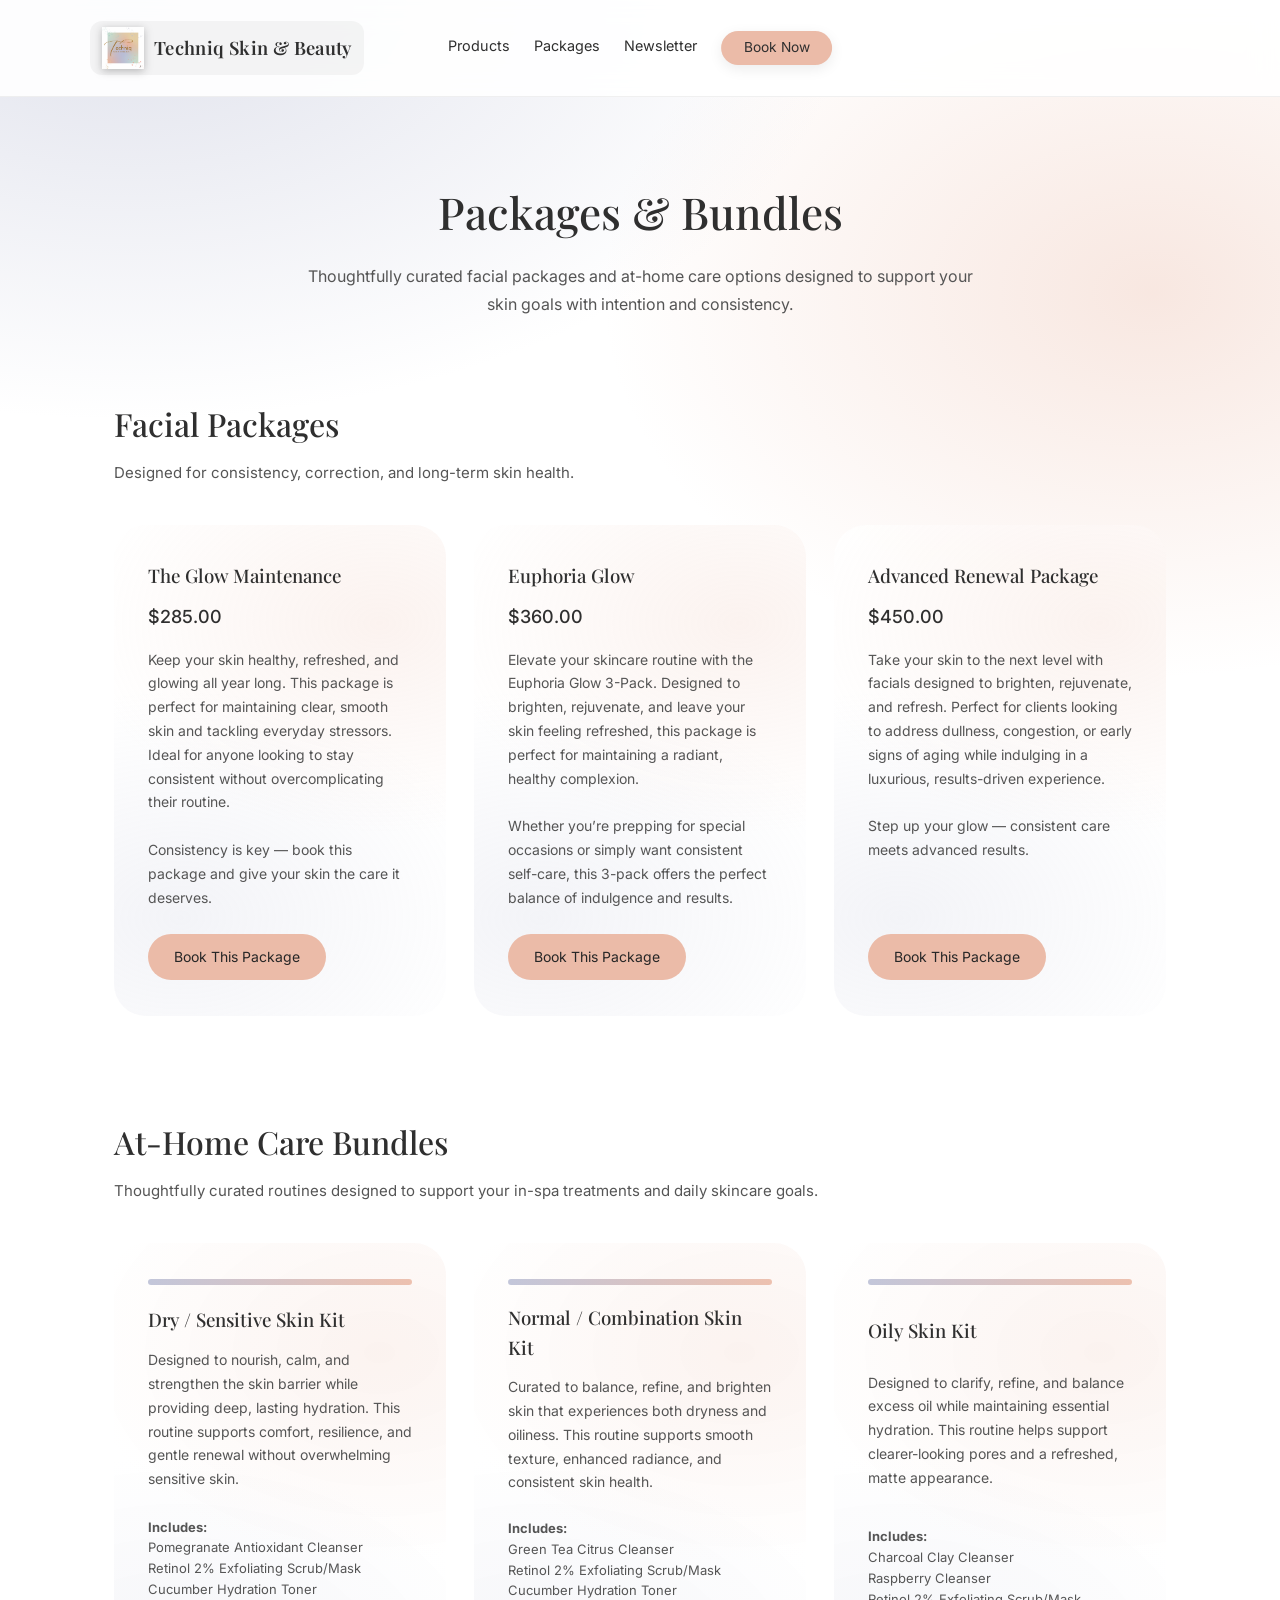
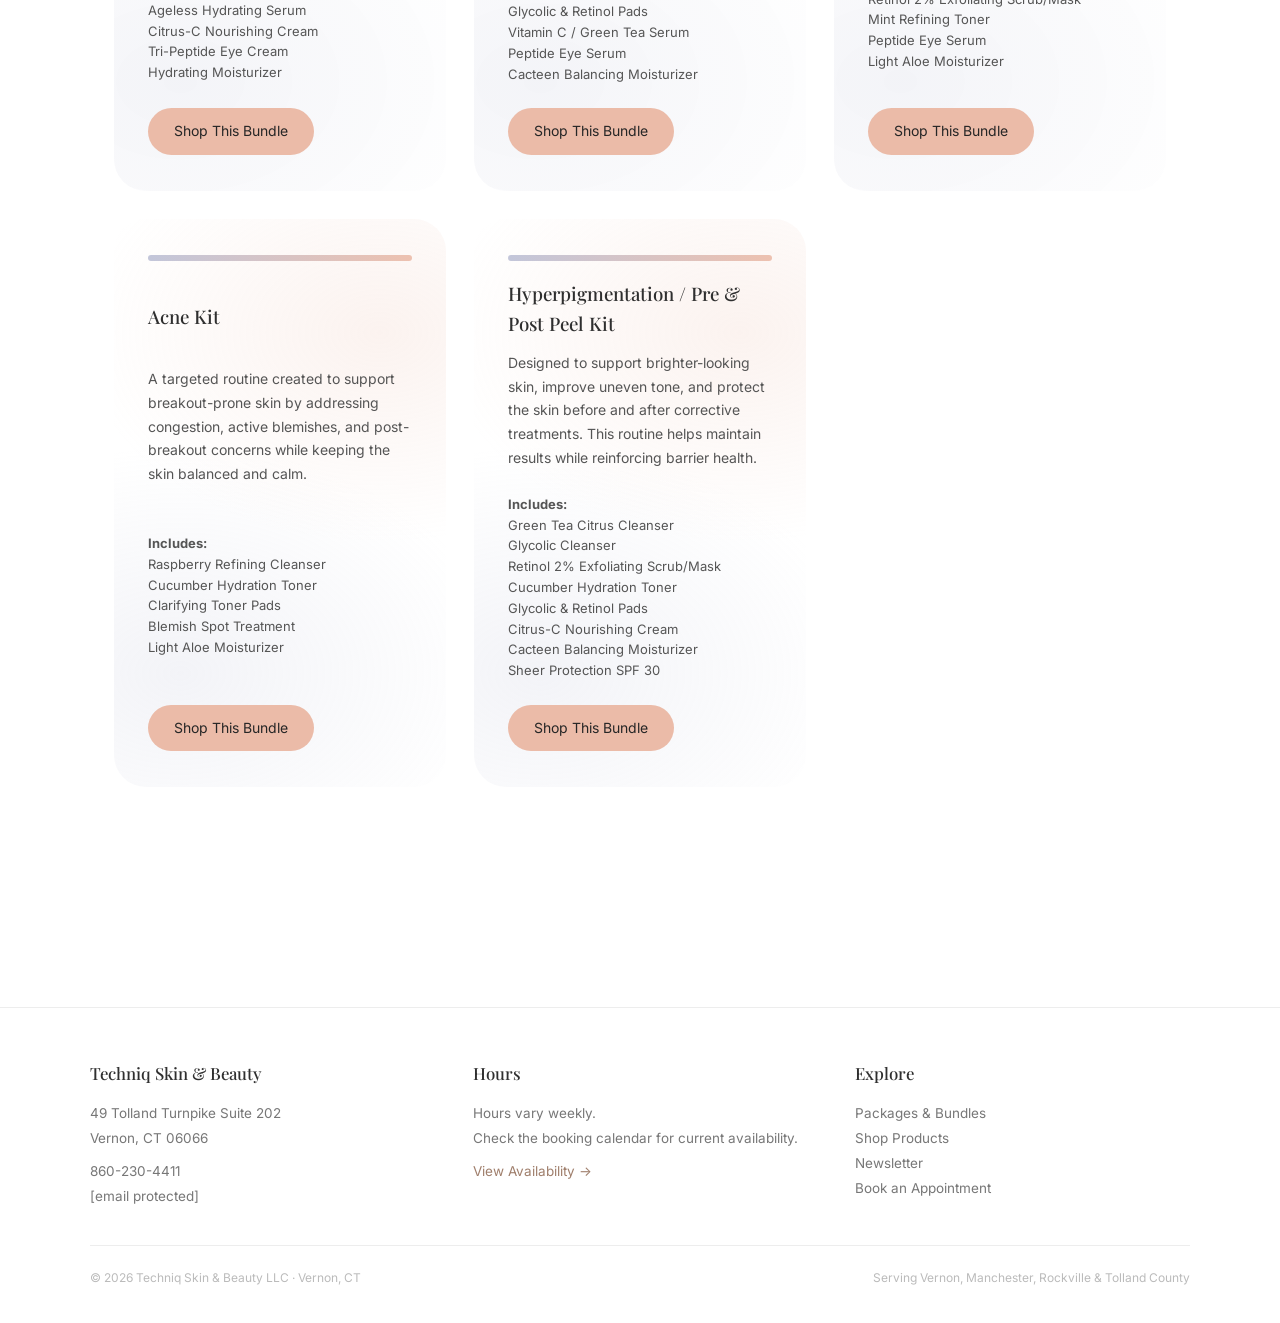
<file: Packages.html>
<!DOCTYPE html>
<html lang="en">
<head>
  <meta charset="UTF-8" />
  <meta name="viewport" content="width=device-width, initial-scale=1.0" />
  <title>Packages & Bundles | Techniq Skin & Beauty</title>

  <link rel="stylesheet" href="styles.css" />

  <!-- Fonts -->
  <link rel="preconnect" href="https://fonts.googleapis.com">
  <link rel="preconnect" href="https://fonts.gstatic.com" crossorigin>
  <link href="https://fonts.googleapis.com/css2?family=Playfair+Display:wght@400;500&family=Inter:wght@300;400;500&display=swap" rel="stylesheet">

  <style>
/* ── NAV ── */
.header {
  padding: 1rem 2.5rem;
  background: rgba(255,255,255,0.9);
  backdrop-filter: blur(14px);
  -webkit-backdrop-filter: blur(14px);
  position: sticky;
  top: 0;
  z-index: 100;
  border-bottom: 1px solid rgba(0,0,0,0.06);
}

.nav {
  display: flex;
  flex-wrap: nowrap;
  align-items: center;
  max-width: 1100px;
  margin: 0 auto;
  position: relative;
  min-height: 64px;
}

.brand {
  display: flex;
  align-items: center;
  gap: 10px;
  padding: 6px 12px;
  border-radius: 12px;
  background: rgba(0,0,0,0.04);
  transition: all 0.25s ease;
  flex-shrink: 1;
  min-width: 0;
}

.brand img {
  height: 42px;
  width: auto;
  display: block;
  filter: drop-shadow(0 2px 4px rgba(0,0,0,0.25));
}

.brand:hover {
  background: rgba(0,0,0,0.06);
  transform: translateY(-1px);
}

.brand,
.brand:hover,
.brand:visited {
  text-decoration: none;
  color: inherit;
}

.brand {
  cursor: pointer;
}

.brand:active {
  transform: scale(0.98);
}

.nav-brand-text {
  font-family: 'Playfair Display', serif;
  font-weight: 600;
  font-size: 1.15rem;
  letter-spacing: 0.02em;
  color: #2f2f2f;
  white-space: nowrap;
}

.nav-center {
  position: absolute;
  left: 50%;
  transform: translateX(-50%);
  display: flex;
  gap: 24px;
  align-items: center;
}

.nav-link {
  position: relative;
  text-decoration: none;
  font-family: 'Inter', sans-serif;
  font-size: 0.9rem;
  color: #2f2f2f;
  padding-bottom: 4px;
}

.nav-link::after {
  content: '';
  position: absolute;
  left: 0;
  bottom: 0;
  width: 0%;
  height: 1.5px;
  background: #9f7e6b;
  transition: width 0.25s ease;
}

.nav-link:hover::after {
  width: 100%;
}

/* ── HAMBURGER ── */
.hamburger {
  flex-shrink: 0;
  display: none;
  margin-left: auto;
  flex-direction: column;
  gap: 5px;
  background: none;
  border: none;
  cursor: pointer;
  padding: 6px;
  z-index: 200;
  width: 42px;
  height: 42px;
  align-items: center;
  justify-content: center;
}

.hamburger span {
  display: block;
  width: 24px;
  height: 2px;
  background: #2f2f2f;
  border-radius: 2px;
  transition: all 0.3s ease;
}

.hamburger.open span:nth-child(1) {
  transform: translateY(7px) rotate(45deg);
}

.hamburger.open span:nth-child(2) {
  opacity: 0;
}

.hamburger.open span:nth-child(3) {
  transform: translateY(-7px) rotate(-45deg);
}

.mobile-menu {
  display: none;
  position: fixed;
  top: 0;
  left: 0;
  right: 0;
  bottom: 0;
  background: rgba(255,255,255,0.97);
  backdrop-filter: blur(12px);
  -webkit-backdrop-filter: blur(12px);
  z-index: 150;
  flex-direction: column;
  align-items: center;
  justify-content: center;
  gap: 20px;
  padding: 40px 32px;
}

.mobile-menu.open {
  display: flex;
}

.mobile-menu a {
  font-family: 'Playfair Display', serif;
  font-size: 1.6rem;
  font-weight: 400;
  color: #2f2f2f;
  text-decoration: none;
  padding: 10px 0;
  border-bottom: 1px solid rgba(0,0,0,0.07);
  width: 100%;
  text-align: center;
  transition: color 0.2s ease;
}

.mobile-menu a:hover {
  color: #9f7e6b;
}

.mobile-menu .mobile-book {
  margin-top: 10px;
  background: #EBBBA8;
  border-radius: 30px;
  padding: 14px 36px;
  font-size: 1rem;
  border-bottom: none;
  font-family: 'Inter', sans-serif;
}

/* ── MOBILE ── */
@media (max-width: 700px) {
  .header {
    padding: 0.75rem 1rem;
  }

  .nav {
    min-height: 52px;
    flex-wrap: nowrap;
    justify-content: space-between;
  }

  .brand {
    flex: 1 1 auto;
    min-width: 0;
    max-width: calc(100% - 52px);
    padding: 5px 10px;
  }

  .brand img {
    height: 34px;
    flex-shrink: 0;
  }

  .nav-brand-text {
    font-size: 0.95rem;
    white-space: nowrap;
    overflow: hidden;
    text-overflow: ellipsis;
    min-width: 0;
  }

  .nav-center {
    display: none;
  }

  .hamburger {
    display: flex;
    flex-shrink: 0;
    margin-left: 8px;
  }
}

.btn-primary,
.btn-secondary {
  display: inline-flex;
  align-items: center;
  justify-content: center;
  text-decoration: none;
  padding: 0.62rem 1.4rem;
  border-radius: 30px;
  font-size: 0.86rem;
  font-family: 'Inter', sans-serif;
  transition: transform 0.22s ease, box-shadow 0.22s ease, background-color 0.22s ease, color 0.22s ease, border-color 0.22s ease;
  white-space: nowrap;
  border: none;
  cursor: pointer;
}

.btn-primary {
  background: #EBBBA8;
  color: #2f2f2f;
  box-shadow: 0 4px 14px rgba(0,0,0,0.08);
}

.btn-primary:hover {
  background: #DFAE9A;
  transform: translateY(-1px);
  box-shadow: 0 6px 18px rgba(0,0,0,0.12);
}

.btn-secondary {
  background: #C8E1CF;
  color: #2f2f2f;
}

.btn-secondary:hover {
  background: #BDC6D7;
  transform: translateY(-1px);
}

    body {
      font-family: 'Inter', sans-serif;
      color: #2f2f2f;
      background:
        radial-gradient(1200px 600px at 10% 0%, rgba(188,192,214,0.4), transparent 60%),
        radial-gradient(900px 600px at 90% 10%, rgba(235,187,168,0.3), transparent 55%),
        #fff;
      min-height: 100vh;
      margin: 0;
    }

    .packages-page {
      max-width: 1100px;
      margin: 0 auto;
      padding: 80px 24px 120px;
    }

    .packages-hero {
      text-align: center;
      margin-bottom: 80px;
    }

    .packages-hero h1 {
      font-family: "Playfair Display", serif;
      font-weight: 500;
      font-size: 44px;
      margin-bottom: 16px;
    }

    .packages-hero p {
      max-width: 680px;
      margin: 0 auto;
      font-size: 16px;
      line-height: 1.7;
      color: #555;
    }

    .section {
      margin-bottom: 100px;
    }

    .section h2 {
      font-family: "Playfair Display", serif;
      font-weight: 500;
      font-size: 32px;
      margin-bottom: 12px;
    }

    .section .subtitle {
      font-size: 15px;
      color: #555;
      margin-bottom: 40px;
      max-width: 720px;
    }

    .card-grid {
      display: grid;
      grid-template-columns: repeat(3, 1fr);
      gap: 28px;
    }

    @media (max-width: 900px) {
      .card-grid {
        grid-template-columns: 1fr;
      }
    }

    .package-card {
      background:
        radial-gradient(
          500px 350px at 80% 20%,
          rgba(235,187,168,0.18),
          transparent 60%
        ),
        radial-gradient(
          500px 350px at 20% 80%,
          rgba(188,192,214,0.18),
          transparent 65%
        ),
        rgba(255,255,255,0.85);

      border-radius: 32px;
      padding: 36px 34px;
      display: flex;
      flex-direction: column;
      justify-content: space-between;
    }

    .package-card h3 {
      font-family: "Playfair Display", serif;
      font-weight: 500;
      margin-bottom: 12px;
    }

    .package-card .price {
      font-size: 18px;
      margin-bottom: 16px;
    }

    .package-card p {
      font-size: 14px;
      line-height: 1.7;
      color: #555;
      margin-bottom: 24px;
    }

    .package-card a {
      align-self: flex-start;
      padding: 12px 26px;
      border-radius: 999px;
      background: #EBBBA8;
      color: #262626;
      text-decoration: none;
      font-size: 14px;
    }
     /* ── FOOTER ── */
    footer {
      background: #fff; border-top: 1px solid rgba(0,0,0,0.07); padding: 52px 32px 36px;
    }
    .footer-inner {
      max-width: 1100px; margin: 0 auto;
      display: grid; grid-template-columns: 1fr 1fr 1fr; gap: 48px;
    }
    .footer-col h4 {
      font-family: 'Playfair Display', serif; font-size: 1.05rem;
      font-weight: 500; color: #2f2f2f; margin-bottom: 14px;
    }
    .footer-col p, .footer-col a {
      font-size: 13.5px; color: #777; line-height: 1.85; text-decoration: none; display: block;
    }
    .footer-col a:hover { color: #9f7e6b; }
    .footer-bottom {
      max-width: 1100px; margin: 36px auto 0; padding-top: 22px;
      border-top: 1px solid rgba(0,0,0,0.07);
      font-size: 12px; color: #bbb;
      display: flex; justify-content: space-between; flex-wrap: wrap; gap: 8px;
    }

    @media (max-width: 900px) {
      .footer-inner { grid-template-columns: 1fr 1fr; gap: 28px; }
      .promos-grid { grid-template-columns: 1fr; }
    }
    @media (max-width: 540px) {
      .page-header { padding: 44px 20px 32px; }
      .promos-section { padding: 0 20px 60px; }
      .footer-inner { grid-template-columns: 1fr; }
      .footer-bottom { flex-direction: column; }
    }
  </style>
</head>

<body class="products">

<!-- ══ MOBILE MENU ══ -->
<div class="mobile-menu" id="mobileMenu">
  <a href="index.html">Home</a>
  <a href="Packages.html">Packages</a>
  <a href="products.html">Products</a>
  <a href="newsletter.html">Newsletter</a>
  <a href="https://book.squareup.com/appointments/akl2v1sa6lvvyg/location/LPYHQ6EDHX53D/services" class="mobile-book">Book Now</a>
</div>

<!-- ══ NAV ══ -->
<header class="header">
  <div class="nav">
   <a href="index.html" class="brand">
    <img src="images/techniq-of.png" alt="Techniq Skin & Beauty">
    <span class="nav-brand-text">Techniq Skin &amp; Beauty</span>
   </a>

    <div class="nav-center">
      <a href="products.html" class="nav-link">Products</a>
      <a href="Packages.html" class="nav-link">Packages</a>
      <a href="newsletter.html" class="nav-link">Newsletter</a>
      <a href="https://book.squareup.com/appointments/akl2v1sa6lvvyg/location/LPYHQ6EDHX53D/services" class="btn-primary">Book Now</a>
    </div>

    <button class="hamburger" id="hamburger" aria-label="Open menu">
      <span></span><span></span><span></span>
    </button>
  </div>
</header>



  <main class="packages-page">

    <!-- HERO -->
    <section class="packages-hero">
      <h1>Packages & Bundles</h1>
      <p>
        Thoughtfully curated facial packages and at-home care options designed
        to support your skin goals with intention and consistency.
      </p>
    </section>

    <!-- FACIAL PACKAGES -->
    <section class="section">
      <h2>Facial Packages</h2>
      <p class="subtitle">
        Designed for consistency, correction, and long-term skin health.
      </p>

      <div class="card-grid">

        <!-- Glow Maintenance -->
        <div class="package-card">
          <div>
            <h3>The Glow Maintenance</h3>
            <div class="price">$285.00</div>
            <p>
              Keep your skin healthy, refreshed, and glowing all year long.
              This package is perfect for maintaining clear, smooth skin and
              tackling everyday stressors. Ideal for anyone looking to stay
              consistent without overcomplicating their routine.
            </p>
            <p>
              Consistency is key — book this package and give your skin the care
              it deserves.
            </p>
          </div>
          <a href="https://checkout.square.site/merchant/MLBWD3DPSBMPJ/checkout/W7QZS6S5DJ5NMGPO4RMCXRIW">Book This Package</a>
        </div>

        <!-- Euphoria Glow -->
        <div class="package-card">
          <div>
            <h3>Euphoria Glow</h3>
            <div class="price">$360.00</div>
            <p>
              Elevate your skincare routine with the Euphoria Glow 3-Pack.
              Designed to brighten, rejuvenate, and leave your skin feeling
              refreshed, this package is perfect for maintaining a radiant,
              healthy complexion.
            </p>
            <p>
              Whether you’re prepping for special occasions or simply want
              consistent self-care, this 3-pack offers the perfect balance
              of indulgence and results.
            </p>
          </div>
          <a href="https://checkout.square.site/merchant/MLBWD3DPSBMPJ/checkout/752SWYZ3GEVIRH2RVYB7CIQU">Book This Package</a>
        </div>

        <!-- Advanced Renewal -->
        <div class="package-card">
          <div>
            <h3>Advanced Renewal Package</h3>
            <div class="price">$450.00</div>
            <p>
              Take your skin to the next level with facials designed to
              brighten, rejuvenate, and refresh. Perfect for clients looking
              to address dullness, congestion, or early signs of aging while
              indulging in a luxurious, results-driven experience.
            </p>
            <p>
              Step up your glow — consistent care meets advanced results.
            </p>
          </div>
          <a href="https://checkout.square.site/merchant/MLBWD3DPSBMPJ/checkout/FVYXNZFIP4VAEADOPWFPYBVJ">Book This Package</a>
        </div>

      </div>
    </section>

    <!-- PRODUCT BUNDLES (PLACEHOLDER) -->
<section class="section">
  <h2>At-Home Care Bundles</h2>
  <p class="subtitle">
    Thoughtfully curated routines designed to support your in-spa treatments
    and daily skincare goals.
  </p>

  <div class="card-grid">

    <!-- Dry / Sensitive Skin Kit -->
    <div class="package-card bundle-card">
      <div class="bundle-accent"></div>
      <h3>Dry / Sensitive Skin Kit</h3>
      <p>
        Designed to nourish, calm, and strengthen the skin barrier while providing
        deep, lasting hydration. This routine supports comfort, resilience, and
        gentle renewal without overwhelming sensitive skin.
      </p>
      <p class="includes">
        <strong>Includes:</strong><br>
        Pomegranate Antioxidant Cleanser<br>
        Retinol 2% Exfoliating Scrub/Mask<br>
        Cucumber Hydration Toner<br>
        Ageless Hydrating Serum<br>
        Citrus-C Nourishing Cream<br>
        Tri-Peptide Eye Cream<br>
        Hydrating Moisturizer
      </p>
      <a href="https://checkout.square.site/merchant/MLBWD3DPSBMPJ/checkout/KXXG2MAP64N3M5Y5QVI2ZRCF">Shop This Bundle</a>
    </div>

    <!-- Normal / Combination Skin Kit -->
    <div class="package-card bundle-card">
      <div class="bundle-accent"></div>
      <h3>Normal / Combination Skin Kit</h3>
      <p>
        Curated to balance, refine, and brighten skin that experiences both dryness
        and oiliness. This routine supports smooth texture, enhanced radiance, and
        consistent skin health.
      </p>
      <p class="includes">
        <strong>Includes:</strong><br>
        Green Tea Citrus Cleanser<br>
        Retinol 2% Exfoliating Scrub/Mask<br>
        Cucumber Hydration Toner<br>
        Glycolic & Retinol Pads<br>
        Vitamin C / Green Tea Serum<br>
        Peptide Eye Serum<br>
        Cacteen Balancing Moisturizer
      </p>
      <a href="https://checkout.square.site/merchant/MLBWD3DPSBMPJ/checkout/E3XELMLDUCPT4FDL4TVO365J">Shop This Bundle</a>
    </div>

    <!-- Oily Skin Kit -->
    <div class="package-card bundle-card">
      <div class="bundle-accent"></div>
      <h3>Oily Skin Kit</h3>
      <p>
        Designed to clarify, refine, and balance excess oil while maintaining
        essential hydration. This routine helps support clearer-looking pores
        and a refreshed, matte appearance.
      </p>
      <p class="includes">
        <strong>Includes:</strong><br>
        Charcoal Clay Cleanser<br>
        Raspberry Cleanser<br>
        Retinol 2% Exfoliating Scrub/Mask<br>
        Mint Refining Toner<br>
        Peptide Eye Serum<br>
        Light Aloe Moisturizer
      </p>
      <a href="https://checkout.square.site/merchant/MLBWD3DPSBMPJ/checkout/PGOV5HJUCSSCVGIQWD6YROKR">Shop This Bundle</a>
    </div>

    <!-- Acne Kit -->
    <div class="package-card bundle-card">
      <div class="bundle-accent"></div>
      <h3>Acne Kit</h3>
      <p>
        A targeted routine created to support breakout-prone skin by addressing
        congestion, active blemishes, and post-breakout concerns while keeping
        the skin balanced and calm.
      </p>
      <p class="includes">
        <strong>Includes:</strong><br>
        Raspberry Refining Cleanser<br>
        Cucumber Hydration Toner<br>
        Clarifying Toner Pads<br>
        Blemish Spot Treatment<br>
        Light Aloe Moisturizer
      </p>
      <a href="https://checkout.square.site/merchant/MLBWD3DPSBMPJ/checkout/A4THZGGG3ZPQJIZRZMTW6XOB">Shop This Bundle</a>
    </div>

    <!-- Hyperpigmentation / Pre & Post Peel Kit -->
    <div class="package-card bundle-card">
      <div class="bundle-accent"></div>
      <h3>Hyperpigmentation / Pre & Post Peel Kit</h3>
      <p>
        Designed to support brighter-looking skin, improve uneven tone, and
        protect the skin before and after corrective treatments. This routine
        helps maintain results while reinforcing barrier health.
      </p>
      <p class="includes">
        <strong>Includes:</strong><br>
        Green Tea Citrus Cleanser<br>
        Glycolic Cleanser<br>
        Retinol 2% Exfoliating Scrub/Mask<br>
        Cucumber Hydration Toner<br>
        Glycolic & Retinol Pads<br>
        Citrus-C Nourishing Cream<br>
        Cacteen Balancing Moisturizer<br>
        Sheer Protection SPF 30
      </p>
      <a href="https://checkout.square.site/merchant/MLBWD3DPSBMPJ/checkout/G6UIEPVOXL7CFTFUPZNPGQCM">Shop This Bundle</a>
    </div>

  </div>
</section>

  </main>

<!-- ══ FOOTER ══ -->
<footer>
  <div class="footer-inner">
    <div class="footer-col">
      <h4>Techniq Skin &amp; Beauty</h4>
      <p>49 Tolland Turnpike Suite 202</p>
      <p>Vernon, CT 06066</p>
      <a href="tel:8602304411" style="margin-top:8px;">860-230-4411</a>
      <a href="/cdn-cgi/l/email-protection#245041474c4a4d55574f4d4a454a4046414551505d644349454d480a474b49"><span class="__cf_email__" data-cfemail="592d3c3a313730282a32303738373d3b3c382c2d20193e34383035773a3634">[email&#160;protected]</span></a>
    </div>
    <div class="footer-col">
      <h4>Hours</h4>
      <p>Hours vary weekly.</p>
      <p>Check the booking calendar for current availability.</p>
      <a href="https://book.squareup.com/appointments/akl2v1sa6lvvyg/location/LPYHQ6EDHX53D/services" style="margin-top:8px;color:#9f7e6b;">View Availability →</a>
    </div>
    <div class="footer-col">
      <h4>Explore</h4>
      <a href="Packages.html">Packages &amp; Bundles</a>
      <a href="products.html">Shop Products</a>
      <a href="newsletter.html">Newsletter</a>
      <a href="https://book.squareup.com/appointments/akl2v1sa6lvvyg/location/LPYHQ6EDHX53D/services">Book an Appointment</a>
    </div>
  </div>
  <div class="footer-bottom">
    <span>© 2026 Techniq Skin &amp; Beauty LLC · Vernon, CT</span>
    <span>Serving Vernon, Manchester, Rockville &amp; Tolland County</span>
  </div>
</footer>

<script>
  const hamburger = document.getElementById('hamburger');
  const mobileMenu = document.getElementById('mobileMenu');
  if (hamburger && mobileMenu) {
    hamburger.addEventListener('click', () => {
      hamburger.classList.toggle('open');
      mobileMenu.classList.toggle('open');
      document.body.style.overflow = mobileMenu.classList.contains('open') ? 'hidden' : '';
    });
    mobileMenu.querySelectorAll('a').forEach(a => {
      a.addEventListener('click', () => {
        hamburger.classList.remove('open');
        mobileMenu.classList.remove('open');
        document.body.style.overflow = '';
      });
    });
  }
</script>

</body>
</html>
</file>
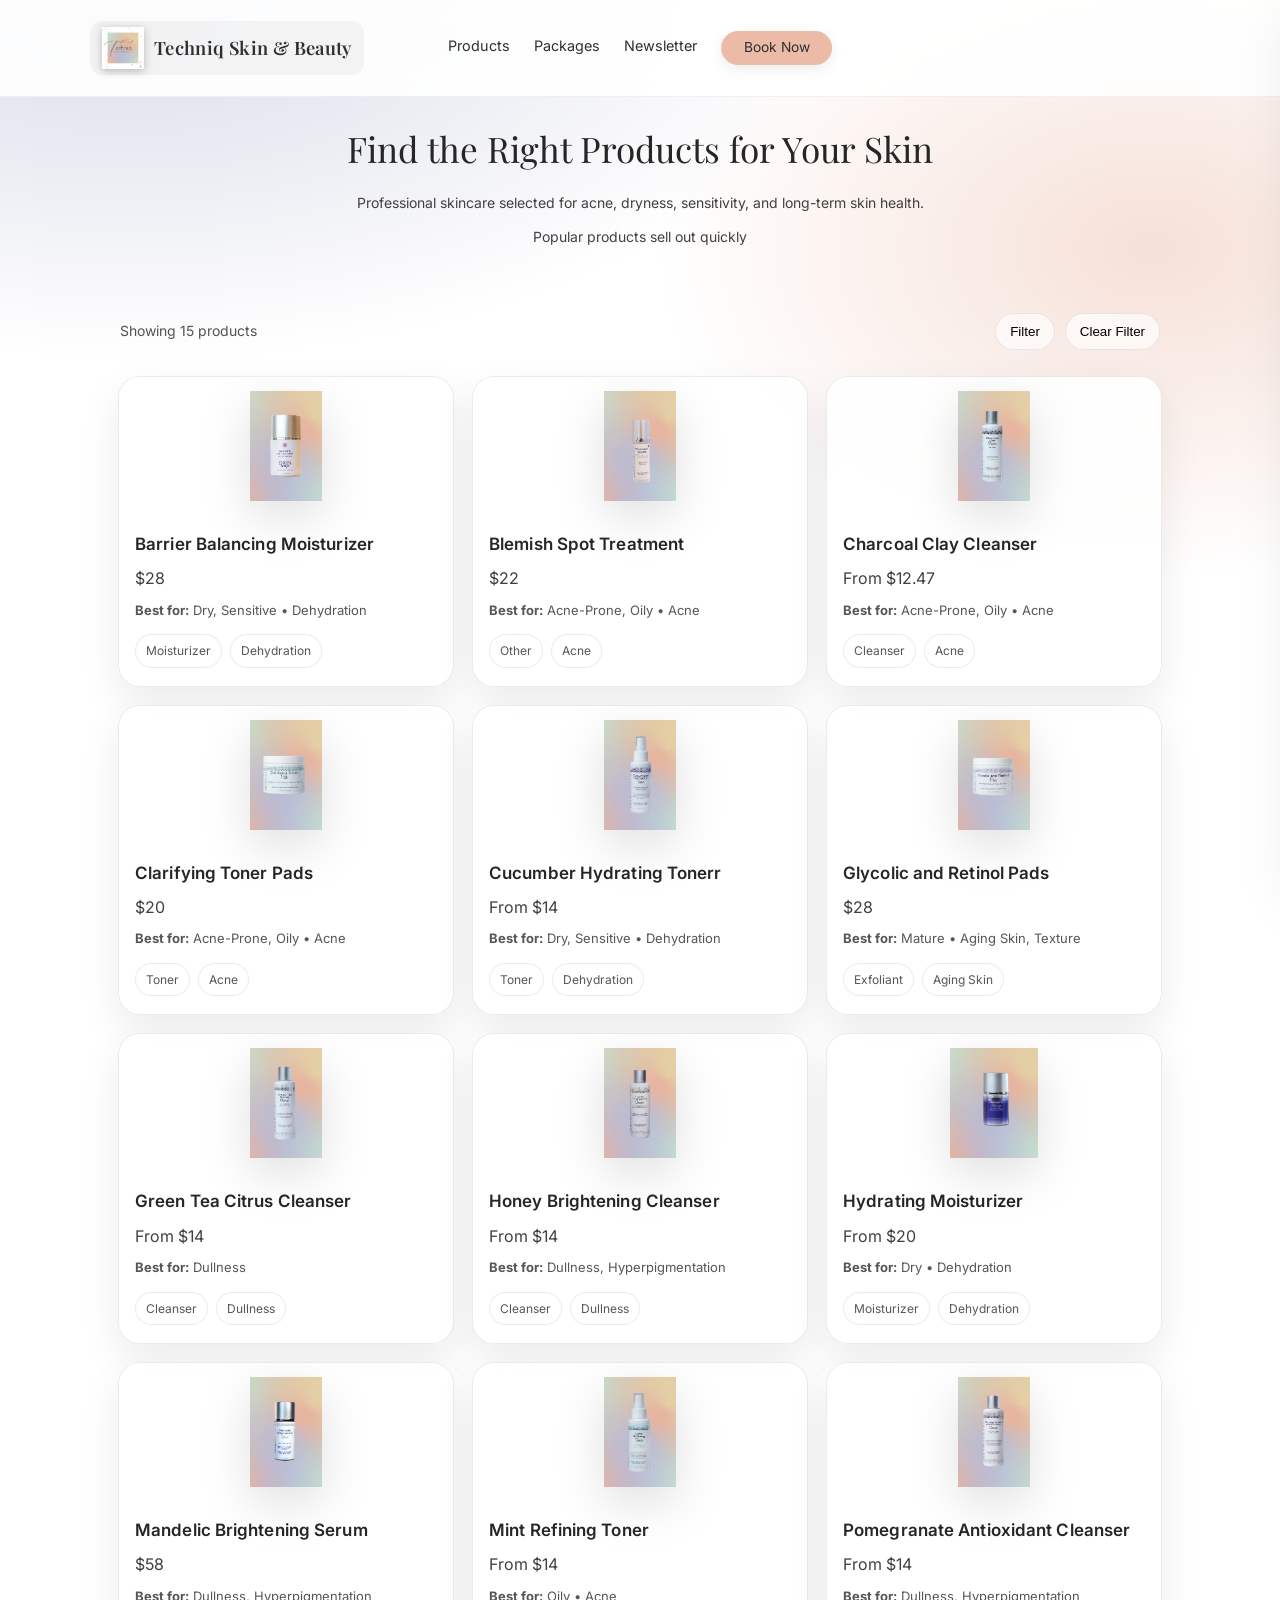
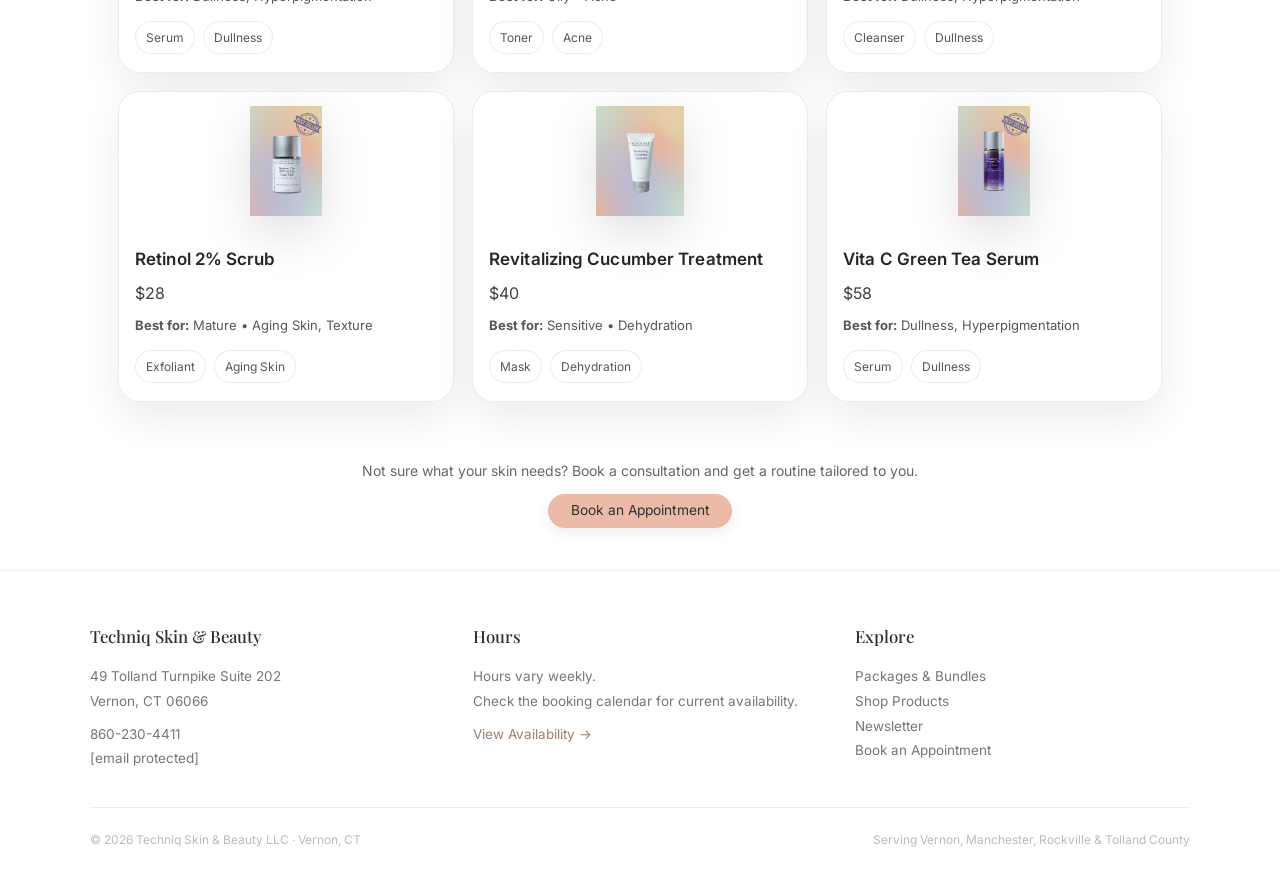
<file: products.html>
<!DOCTYPE html>

<html lang="en">
<head>
<meta charset="utf-8"/>
<meta content="width=device-width, initial-scale=1.0" name="viewport"/>
<title>Professional Skincare Products | Acne, Dry &amp; Sensitive Skin | Vernon CT</title>
<meta content="Shop professional skincare products for acne, dry, sensitive, and aging skin. Curated by a licensed esthetician in Vernon, CT. Find the right routine for your skin type." name="description"/>
<meta content="skincare products CT, acne products Vernon CT, dry skin products, sensitive skin routine, esthetician recommended skincare, facial products CT" name="keywords"/>
<meta content="index, follow" name="robots"/>
<link href="https://www.techniqskinandbeauty.com/products.html" rel="canonical"/>
<meta content="website" property="og:type"/>
<meta content="Professional Skincare Products | Techniq Skin &amp; Beauty" property="og:title"/>
<meta content="Shop esthetician-curated skincare products for acne, dryness, sensitivity, and aging skin in Vernon, CT." property="og:description"/>
<meta content="https://www.techniqskinandbeauty.com/products.html" property="og:url"/>
<meta content="Techniq Skin &amp; Beauty" property="og:site_name"/>
<meta content="summary_large_image" name="twitter:card"/>
<meta content="Professional Skincare Products | Techniq Skin &amp; Beauty" name="twitter:title"/>
<meta content="Shop professional skincare products curated by a licensed esthetician in Vernon, CT." name="twitter:description"/>
<!-- Keep your existing global styles if you want -->
<link href="styles.css" rel="stylesheet"/>
<link href="https://fonts.googleapis.com" rel="preconnect"/>
<link crossorigin="" href="https://fonts.gstatic.com" rel="preconnect"/>
<link href="https://fonts.googleapis.com/css2?family=Playfair+Display:wght@400;500&amp;family=Inter:wght@300;400;500&amp;display=swap" rel="stylesheet"/>
<style>
    :root{
      --lavender-gray:#BCC0D6;
      --peach:#EBBBA8;
      --dusty-mauve:#C8BBC7;
      --mint:#C8E1CF;
      --sage:#D2D7C7;
      --taupe-pink:#D2C2BF;
      --cool-sage:#C5D6CE;
      --muted-tan:#E1C3AB;
      --buttery:#E5CFA6;
      --periwinkle:#BDC6D7;

      --ink:#262626;
      --ink-2:#404040;
      --line:rgba(0,0,0,0.08);
      --card:rgba(255,255,255,0.78);
      --shadow:0 16px 40px rgba(0,0,0,0.08);
      --radius:22px;
    }

    *{box-sizing:border-box}
    body{
      margin:0;
      font-family:Inter, system-ui, -apple-system, Segoe UI, Roboto, Arial, sans-serif;
      color:var(--ink);
      background:
        radial-gradient(1200px 600px at 10% 0%, rgba(188,192,214,.55), transparent 60%),
        radial-gradient(900px 600px at 90% 10%, rgba(235,187,168,.45), transparent 55%),
        radial-gradient(800px 500px at 50% 100%, rgba(200,225,207,.38), transparent 55%),
        #fff;
      min-height:100vh;
    }

    /* ── NAV ── */
.header {
  padding: 1rem 2.5rem;
  background: rgba(255,255,255,0.9);
  backdrop-filter: blur(14px);
  -webkit-backdrop-filter: blur(14px);
  position: sticky;
  top: 0;
  z-index: 100;
  border-bottom: 1px solid rgba(0,0,0,0.06);
}

.nav {
  display: flex;
  flex-wrap: nowrap;
  align-items: center;
  max-width: 1100px;
  margin: 0 auto;
  position: relative;
  min-height: 64px;
}

.brand {
  display: flex;
  align-items: center;
  gap: 10px;
  padding: 6px 12px;
  border-radius: 12px;
  background: rgba(0,0,0,0.04);
  transition: all 0.25s ease;
  flex-shrink: 1;
  min-width: 0;
}

.brand img {
  height: 42px;
  width: auto;
  display: block;
  filter: drop-shadow(0 2px 4px rgba(0,0,0,0.25));
}

.brand:hover {
  background: rgba(0,0,0,0.06);
  transform: translateY(-1px);
}

.brand,
.brand:hover,
.brand:visited {
  text-decoration: none;
  color: inherit;
}

.brand {
  cursor: pointer;
}

.brand:active {
  transform: scale(0.98);
}

.nav-brand-text {
  font-family: 'Playfair Display', serif;
  font-weight: 600;
  font-size: 1.15rem;
  letter-spacing: 0.02em;
  color: #2f2f2f;
  white-space: nowrap;
}

.nav-center {
  position: absolute;
  left: 50%;
  transform: translateX(-50%);
  display: flex;
  gap: 24px;
  align-items: center;
}

.nav-link {
  position: relative;
  text-decoration: none;
  font-family: 'Inter', sans-serif;
  font-size: 0.9rem;
  color: #2f2f2f;
  padding-bottom: 4px;
}

.nav-link::after {
  content: '';
  position: absolute;
  left: 0;
  bottom: 0;
  width: 0%;
  height: 1.5px;
  background: #9f7e6b;
  transition: width 0.25s ease;
}

.nav-link:hover::after {
  width: 100%;
}

/* ── HAMBURGER ── */
.hamburger {
  flex-shrink: 0;
  display: none;
  margin-left: auto;
  flex-direction: column;
  gap: 5px;
  background: none;
  border: none;
  cursor: pointer;
  padding: 6px;
  z-index: 200;
  width: 42px;
  height: 42px;
  align-items: center;
  justify-content: center;
}

.hamburger span {
  display: block;
  width: 24px;
  height: 2px;
  background: #2f2f2f;
  border-radius: 2px;
  transition: all 0.3s ease;
}

.hamburger.open span:nth-child(1) {
  transform: translateY(7px) rotate(45deg);
}

.hamburger.open span:nth-child(2) {
  opacity: 0;
}

.hamburger.open span:nth-child(3) {
  transform: translateY(-7px) rotate(-45deg);
}

.mobile-menu {
  display: none;
  position: fixed;
  top: 0;
  left: 0;
  right: 0;
  bottom: 0;
  background: rgba(255,255,255,0.97);
  backdrop-filter: blur(12px);
  -webkit-backdrop-filter: blur(12px);
  z-index: 150;
  flex-direction: column;
  align-items: center;
  justify-content: center;
  gap: 20px;
  padding: 40px 32px;
}

.mobile-menu.open {
  display: flex;
}

.mobile-menu a {
  font-family: 'Playfair Display', serif;
  font-size: 1.6rem;
  font-weight: 400;
  color: #2f2f2f;
  text-decoration: none;
  padding: 10px 0;
  border-bottom: 1px solid rgba(0,0,0,0.07);
  width: 100%;
  text-align: center;
  transition: color 0.2s ease;
}

.mobile-menu a:hover {
  color: #9f7e6b;
}

.mobile-menu .mobile-book {
  margin-top: 10px;
  background: #EBBBA8;
  border-radius: 30px;
  padding: 14px 36px;
  font-size: 1rem;
  border-bottom: none;
  font-family: 'Inter', sans-serif;
}

/* ── MOBILE ── */
@media (max-width: 700px) {
  .header {
    padding: 0.75rem 1rem;
  }

  .nav {
    min-height: 52px;
    flex-wrap: nowrap;
    justify-content: space-between;
  }

  .brand {
    flex: 1 1 auto;
    min-width: 0;
    max-width: calc(100% - 52px);
    padding: 5px 10px;
  }

  .brand img {
    height: 34px;
    flex-shrink: 0;
  }

  .nav-brand-text {
    font-size: 0.95rem;
    white-space: nowrap;
    overflow: hidden;
    text-overflow: ellipsis;
    min-width: 0;
  }

  .nav-center {
    display: none;
  }

  .hamburger {
    display: flex;
    flex-shrink: 0;
    margin-left: 8px;
  }
}

.btn-primary,
.btn-secondary {
  display: inline-flex;
  align-items: center;
  justify-content: center;
  text-decoration: none;
  padding: 0.62rem 1.4rem;
  border-radius: 30px;
  font-size: 0.86rem;
  font-family: 'Inter', sans-serif;
  transition: transform 0.22s ease, box-shadow 0.22s ease, background-color 0.22s ease, color 0.22s ease, border-color 0.22s ease;
  white-space: nowrap;
  border: none;
  cursor: pointer;
}

.btn-primary {
  background: #EBBBA8;
  color: #2f2f2f;
  box-shadow: 0 4px 14px rgba(0,0,0,0.08);
}

.btn-primary:hover {
  background: #DFAE9A;
  transform: translateY(-1px);
  box-shadow: 0 6px 18px rgba(0,0,0,0.12);
}

.btn-secondary {
  background: #C8E1CF;
  color: #2f2f2f;
}

.btn-secondary:hover {
  background: #BDC6D7;
  transform: translateY(-1px);
}

.wrap{
      padding:24px 28px 42px;
      display:grid;
      grid-template-columns: 1fr;
      gap:18px;
      position:relative;
      max-width:1100px;
      margin:0 auto;
    }
    @media (max-width: 640px){
      .wrap{padding:18px 16px 34px}
    }

    /* Products header row */
    .meta-row{
      display:flex;
      justify-content:space-between;
      align-items:center;
      gap:12px;
      padding:6px 2px 0;
      color:var(--ink-2);
      font-size:14px;
    }
    .count{opacity:.9}
    .meta-actions{
      display:flex;
      align-items:center;
      gap:10px;
      flex-wrap:wrap;
    }
    .clear-btn,
    .filter-inline-btn{
      border:1px solid var(--line);
      background:rgba(255,255,255,.65);
      border-radius:999px;
      padding:10px 14px;
      cursor:pointer;
      font-weight:500;
      transition:transform .15s ease, background .15s ease;
    }
    .clear-btn:hover,
    .filter-inline-btn:hover{transform:translateY(-1px); background:rgba(255,255,255,.85)}

    /* Grid */
    .grid{
      display:grid;
      grid-template-columns:repeat(3, minmax(0,1fr));
      gap:18px;
      align-items:stretch;
      margin-top:8px;
    }
    @media (max-width: 1050px){
      .grid{grid-template-columns:repeat(2, minmax(0,1fr))}
    }
    @media (max-width: 640px){
      .grid{grid-template-columns:1fr}
      .meta-row{
        align-items:flex-start;
        flex-direction:column;
      }
    }

    .card{
      background:var(--card);
      border:1px solid var(--line);
      border-radius:var(--radius);
      box-shadow:var(--shadow);
      overflow:hidden;
      cursor:pointer;
      transition:transform .18s ease, box-shadow .18s ease;
      display:flex;
      flex-direction:column;
      min-height:230px;
    }
    .card:hover{
      transform:translateY(-3px);
      box-shadow:0 22px 54px rgba(0,0,0,0.10);
    }
    .img-area{
      height:138px;
      display:flex;
      align-items:center;
      justify-content:center;
      padding:16px;
      background:linear-gradient(135deg, rgba(255,255,255,.85), rgba(255,255,255,.55));
    }
    .img-area img{
      max-height:110px;
      max-width:100%;
      object-fit:contain;
      filter:drop-shadow(0 16px 24px rgba(0,0,0,0.12));
    }
    .img-ph{
      width:100%;
      height:110px;
      border-radius:16px;
      border:1px dashed rgba(0,0,0,0.12);
      background:
        radial-gradient(600px 240px at 20% 0%, rgba(188,198,215,.35), transparent 60%),
        radial-gradient(460px 260px at 90% 10%, rgba(235,187,168,.35), transparent 60%),
        rgba(255,255,255,.6);
    }

    .card-body{
      padding:16px 16px 18px;
      display:flex;
      flex-direction:column;
      gap:8px;
    }
    .title{
      font-weight:600;
      font-size:17px;
      margin:0;
      letter-spacing:.1px;
    }
    .price{
      margin:0;
      color:var(--ink-2);
      font-weight:400;
    }
    .bestfor{
      margin:0;
      font-size:13px;
      color:rgba(38,38,38,.78);
    }
    .tags{
      display:flex;
      flex-wrap:wrap;
      gap:8px;
      margin-top:6px;
    }
    .tag{
      font-size:12px;
      padding:6px 10px;
      border-radius:999px;
      border:1px solid var(--line);
      background:rgba(255,255,255,.6);
      color:rgba(38,38,38,.78);
    }

    /* Filter drawer (RIGHT) */
    .drawer{
      position:fixed;
      top:0;
      right:0;
      height:100vh;
      width:360px;
      max-width:92vw;
      background:rgba(255,255,255,.85);
      border-left:1px solid var(--line);
      box-shadow:-18px 0 60px rgba(0,0,0,0.10);
      backdrop-filter: blur(14px);
      transform: translateX(110%);
      transition: transform .22s ease;
      z-index:1000;
      padding:18px 16px 16px;
      overflow:auto;
    }
    .drawer.open{ transform: translateX(0); }

    .drawer-head{
      display:flex;
      align-items:center;
      justify-content:space-between;
      gap:10px;
      margin-bottom:12px;
    }
    .drawer-title{
      font-weight:600;
      margin:0;
      font-size:15px;
      color:rgba(38,38,38,.85);
      letter-spacing:.2px;
    }
    .icon-btn{
      border:1px solid var(--line);
      background:rgba(255,255,255,.7);
      width:40px;
      height:40px;
      border-radius:12px;
      cursor:pointer;
      transition:transform .15s ease, background .15s ease;
    }
    .icon-btn:hover{transform:translateY(-1px); background:rgba(255,255,255,.95)}

    .filter-section{
      border:1px solid var(--line);
      border-radius:18px;
      padding:12px 12px 10px;
      margin:12px 0;
      background:rgba(255,255,255,.55);
    }
    .filter-section h4{
      margin:0 0 10px;
      font-size:13px;
      color:rgba(38,38,38,.78);
      font-weight:600;
      letter-spacing:.2px;
    }
    .checks{
      display:flex;
      flex-wrap:wrap;
      gap:10px 12px;
    }
    .check{
      display:flex;
      align-items:center;
      gap:8px;
      font-size:13px;
      color:rgba(38,38,38,.8);
      padding:6px 10px;
      border-radius:999px;
      border:1px solid rgba(0,0,0,0.08);
      background:rgba(255,255,255,.65);
    }
    .check input{accent-color: #b58a78}

    /* Overlay */
    .overlay{
      position:fixed;
      inset:0;
      background:rgba(0,0,0,.28);
      z-index:999;
      opacity:0;
      pointer-events:none;
      transition:opacity .2s ease;
    }
    .overlay.show{
      opacity:1;
      pointer-events:auto;
    }
  

    .shop-intro {
      max-width: 600px;
      margin: 0 auto 30px;
      text-align: center;
    }
    .shop-intro h2 {
      font-family:"Playfair Display", serif;
      font-size: 2.2rem;
      font-weight: 400;
      margin: 0 0 14px;
      color: var(--ink);
    }
    .shop-intro p {
      font-size: 14px;
      line-height: 1.7;
      color: var(--ink-2);
      margin: 0 0 10px;
    }
    .shop-note {
      font-size: 13px;
      color: #9f7e6b;
      margin-bottom: 0;
    }
    .routine-strip {
      display:flex;
      flex-wrap:wrap;
      gap:10px;
      margin: 6px 0 2px;
    }
    .routine-pill {
      display:inline-flex;
      align-items:center;
      padding:8px 12px;
      border-radius:999px;
      border:1px solid var(--line);
      background:rgba(255,255,255,.7);
      font-size:13px;
      color:rgba(38,38,38,.78);
    }
    .consult-note {
      font-size: 13px;
      color: #777;
      margin: 18px auto 0;
      text-align: center;
      max-width: 700px;
    }
    .card-cta {
      margin-top: 12px;
      align-self: flex-start;
    }
    /* ── CONSULTATION CTA ── */
    .consultation-cta {
      text-align: center;
      margin-top: 40px;
    }

    .consultation-cta p {
      font-size: 14px;
      color: #666;
      margin-bottom: 12px;
    }

   /* ── FOOTER ── */
    footer {
      background: #fff; border-top: 1px solid rgba(0,0,0,0.07); padding: 52px 32px 36px;
    }
    .footer-inner {
      max-width: 1100px; margin: 0 auto;
      display: grid; grid-template-columns: 1fr 1fr 1fr; gap: 48px;
    }
    .footer-col h4 {
      font-family: 'Playfair Display', serif; font-size: 1.05rem;
      font-weight: 500; color: #2f2f2f; margin-bottom: 14px;
    }
    .footer-col p, .footer-col a {
      font-size: 13.5px; color: #777; line-height: 1.85; text-decoration: none; display: block;
    }
    .footer-col a:hover { color: #9f7e6b; }
    .footer-bottom {
      max-width: 1100px; margin: 36px auto 0; padding-top: 22px;
      border-top: 1px solid rgba(0,0,0,0.07);
      font-size: 12px; color: #bbb;
      display: flex; justify-content: space-between; flex-wrap: wrap; gap: 8px;
    }

    @media (max-width: 900px) {
      .footer-inner { grid-template-columns: 1fr 1fr; gap: 28px; }
      .promos-grid { grid-template-columns: 1fr; }
    }
    @media (max-width: 540px) {
      .page-header { padding: 44px 20px 32px; }
      .promos-section { padding: 0 20px 60px; }
      .footer-inner { grid-template-columns: 1fr; }
      .footer-bottom { flex-direction: column; }
    }

</style>
<script type="application/ld+json">
  {
    "@context": "https://schema.org",
    "@type": "Store",
    "name": "Techniq Skin & Beauty Products",
    "description": "Professional skincare products curated by a licensed esthetician in Vernon, CT.",
    "url": "https://www.techniqskinandbeauty.com/products.html",
    "areaServed": ["Vernon, CT", "Manchester, CT", "Rockville, CT"],
    "makesOffer": {
      "@type": "Offer",
      "itemOffered": {
        "@type": "Product",
        "name": "Professional Skincare Products"
      }
    }
  }
  </script>
</head>
<body>
<!-- ══ MOBILE MENU ══ -->
<div class="mobile-menu" id="mobileMenu">
  <a href="index.html">Home</a>
  <a href="Packages.html">Packages</a>
  <a href="products.html">Products</a>
  <a href="newsletter.html">Newsletter</a>
  <a href="https://book.squareup.com/appointments/akl2v1sa6lvvyg/location/LPYHQ6EDHX53D/services" class="mobile-book">Book Now</a>
</div>

<!-- ══ NAV ══ -->
<header class="header">
  <div class="nav">
   <a href="index.html" class="brand">
  <img src="images/techniq-of.png" alt="Techniq Skin & Beauty">
  <span class="nav-brand-text">Techniq Skin &amp; Beauty</span>
    </a>

    <div class="nav-center">
      <a href="products.html" class="nav-link">Products</a>
      <a href="Packages.html" class="nav-link">Packages</a>
      <a href="newsletter.html" class="nav-link">Newsletter</a>
      <a href="https://book.squareup.com/appointments/akl2v1sa6lvvyg/location/LPYHQ6EDHX53D/services" class="btn-primary">Book Now</a>
    </div>

    <button class="hamburger" id="hamburger" aria-label="Open menu">
      <span></span><span></span><span></span>
    </button>
  </div>
</header>
<button id="filterToggle" type="button" hidden aria-hidden="true" tabindex="-1"></button>


<main class="wrap">
<section aria-label="Products introduction" class="shop-intro">
<h2>Find the Right Products for Your Skin</h2>
<p>Professional skincare selected for acne, dryness, sensitivity, and long-term skin health.</p>
<p class="shop-note">Popular products sell out quickly</p>
</section>
<div class="meta-row">
<div class="count" id="resultCount">Showing products</div>
<div class="meta-actions">
<button class="filter-inline-btn" id="filterToggleInline" type="button">Filter</button>
<button class="clear-btn" id="clearFilters" type="button">Clear Filter</button>
</div>
</div>
<section class="grid" id="productsGrid"></section>
<div class="consultation-cta">
<p>Not sure what your skin needs? Book a consultation and get a routine tailored to you.</p>
<a class="btn-primary" href="https://book.squareup.com/appointments/akl2v1sa6lvvyg/location/LPYHQ6EDHX53D/services">
  Book an Appointment
</a>
</main>
<div class="overlay" id="overlay"></div>
<!-- Right drawer -->
<aside aria-hidden="true" class="drawer" id="filterDrawer">
<div class="drawer-head">
<p class="drawer-title">Filter Products</p>
<button aria-label="Close" class="icon-btn" id="closeDrawer" type="button">✕</button>
</div>
<div class="filter-section">
<h4>Skin Type</h4>
<div class="checks" id="skinTypeFilters"></div>
</div>
<div class="filter-section">
<h4>Concerns</h4>
<div class="checks" id="concernFilters"></div>
</div>
<div class="filter-section">
<h4>Product Type</h4>
<div class="checks" id="productTypeFilters"></div>
</div>
</aside>
<script src="products.js"></script>
<script>
    (function() {
      const legacyFilterBtn = document.getElementById('filterToggle');
      const inlineFilterBtn = document.getElementById('filterToggleInline');
      const drawer = document.getElementById('filterDrawer');
      const overlay = document.getElementById('overlay');
      const closeDrawer = document.getElementById('closeDrawer');

      if (inlineFilterBtn) {
        inlineFilterBtn.addEventListener('click', () => {
          if (legacyFilterBtn) {
            legacyFilterBtn.click();
          } else if (drawer) {
            drawer.classList.add('open');
            if (overlay) overlay.classList.add('show');
          }
        });
      }

      if (closeDrawer && drawer) {
        closeDrawer.addEventListener('click', () => {
          drawer.classList.remove('open');
          if (overlay) overlay.classList.remove('show');
        });
      }

      if (overlay && drawer) {
        overlay.addEventListener('click', () => {
          drawer.classList.remove('open');
          overlay.classList.remove('show');
        });
      }

      const grid = document.getElementById('productsGrid');
      if (!grid) return;

      function enhanceCards() {
        const cards = grid.querySelectorAll('.card');
        cards.forEach((card) => {
          if (card.querySelector('.card-cta')) return;
          const body = card.querySelector('.card-body') || card;

          const bestFor = body.querySelector('.bestfor');
          if (bestFor) {
            const txt = bestFor.textContent.trim();
            if (!/^Best for:/i.test(txt)) {
              bestFor.textContent = 'Best for: ' + txt;
            }
          }
        });
      }

      const observer = new MutationObserver(enhanceCards);
      observer.observe(grid, { childList: true, subtree: true });
      enhanceCards();
    })();
  </script>

<script>
  const hamburger = document.getElementById('hamburger');
  const mobileMenu = document.getElementById('mobileMenu');
  if (hamburger && mobileMenu) {
    hamburger.addEventListener('click', () => {
      hamburger.classList.toggle('open');
      mobileMenu.classList.toggle('open');
      document.body.style.overflow = mobileMenu.classList.contains('open') ? 'hidden' : '';
    });
    mobileMenu.querySelectorAll('a').forEach(a => {
      a.addEventListener('click', () => {
        hamburger.classList.remove('open');
        mobileMenu.classList.remove('open');
        document.body.style.overflow = '';
      });
    });
  }
</script>

<!-- ══ FOOTER ══ -->
<footer>
  <div class="footer-inner">
    <div class="footer-col">
      <h4>Techniq Skin &amp; Beauty</h4>
      <p>49 Tolland Turnpike Suite 202</p>
      <p>Vernon, CT 06066</p>
      <a href="tel:8602304411" style="margin-top:8px;">860-230-4411</a>
      <a href="/cdn-cgi/l/email-protection#245041474c4a4d55574f4d4a454a4046414551505d644349454d480a474b49"><span class="__cf_email__" data-cfemail="592d3c3a313730282a32303738373d3b3c382c2d20193e34383035773a3634">[email&#160;protected]</span></a>
    </div>
    <div class="footer-col">
      <h4>Hours</h4>
      <p>Hours vary weekly.</p>
      <p>Check the booking calendar for current availability.</p>
      <a href="https://book.squareup.com/appointments/akl2v1sa6lvvyg/location/LPYHQ6EDHX53D/services" style="margin-top:8px;color:#9f7e6b;">View Availability →</a>
    </div>
    <div class="footer-col">
      <h4>Explore</h4>
      <a href="Packages.html">Packages &amp; Bundles</a>
      <a href="products.html">Shop Products</a>
      <a href="newsletter.html">Newsletter</a>
      <a href="https://book.squareup.com/appointments/akl2v1sa6lvvyg/location/LPYHQ6EDHX53D/services">Book an Appointment</a>
    </div>
  </div>
  <div class="footer-bottom">
    <span>© 2026 Techniq Skin &amp; Beauty LLC · Vernon, CT</span>
    <span>Serving Vernon, Manchester, Rockville &amp; Tolland County</span>
  </div>
</footer>

</body>
</html>
</file>
<file: styles.css>
/* ===============================
   HOMEPAGE LAYOUT OVERRIDES
   =============================== */

body.home .hero {
  background: none;
  padding: 0;
  margin: 0;
}

body.home .hero-content {
  max-width: none;
  margin: 0;
  padding: 0;
  text-align: left;
}

body.home .header {
  background: none;
  box-shadow: none;
}

body.home main,
body.home .hero {
  max-width: 1100px;
  margin: 0 auto;
  padding: 80px 24px;
}

:root {
  --lavender-gray: #BCC0D6;
  --soft-periwinkle: #BDC6D7;
  --peach: #EBBBA8;
  --sage: #C8E1CF;
  --taupe: #D2C2BF;
  --text-dark: #2f2f2f;
  --white: #ffffff;
}

* {
  margin: 0;
  padding: 0;
  box-sizing: border-box;
}

body {
  font-family: 'Inter', sans-serif;
  color: var(--text-dark);
  background-color: var(--white);
  line-height: 1.6;
}

/* Header */
.header {
  padding: 1.5rem 3rem;
  background-color: var(--white);
}

.nav {
  display: flex;
  justify-content: space-between;
  align-items: center;
}

.logo {
  font-family: 'Playfair Display', serif;
  font-weight: 500;
  font-size: 1.4rem;
}

/* Buttons */
.btn-primary,
.btn-secondary {
  display: inline-flex;
  align-items: center;
  justify-content: center;
  text-decoration: none;
  padding: 0.75rem 1.8rem;
  border-radius: 30px;
  font-size: 0.9rem;
  font-family: 'Inter', sans-serif;
  line-height: 1;
  box-sizing: border-box;
  transition: all 0.3s ease;
}

.btn-primary {
  background-color: var(--peach);
  color: var(--text-dark);
}

.btn-primary:hover {
  background-color: var(--taupe);
}

.btn-secondary {
  background-color: var(--sage);
  color: var(--text-dark);
}

.btn-secondary:hover {
  background-color: var(--soft-periwinkle);
}

/* Hero */
.hero {
  background-color: var(--lavender-gray);
  padding: 6rem 2rem;
  text-align: center;
}

.hero h2 {
  font-family: 'Playfair Display', serif;
  font-size: 2.2rem;
  margin-bottom: 1rem;
}

.hero p {
  max-width: 600px;
  margin: 0 auto 2rem;
  font-weight: 300;
}

/* About */
.about {
  padding: 4rem 2rem;
  max-width: 800px;
  margin: auto;
  text-align: center;
}

.about h3 {
  font-family: 'Playfair Display', serif;
  margin-bottom: 1rem;
}

/* CTA */
.cta {
  background-color: var(--taupe);
  padding: 3.5rem 2rem;
  text-align: center;
}

.cta h3 {
  margin-bottom: 1.5rem;
  font-family: 'Playfair Display', serif;
}

/* Footer */
.footer {
  padding: 2rem;
  text-align: center;
  font-size: 0.8rem;
}
.shop-container {
  display: flex;
  gap: 2rem;
  padding: 3rem;
}

.filters {
  width: 240px;
  background: #F4F5F9;
  padding: 1.5rem;
  border-radius: 16px;
}

.filter-group {
  margin-bottom: 1.5rem;
}

.filter-group h4 {
  margin-bottom: 0.5rem;
  font-size: 0.9rem;
}

.filter-group label {
  display: block;
  font-size: 0.85rem;
  margin-bottom: 0.3rem;
}

.products-grid {
  flex: 1;
  display: grid;
  grid-template-columns: repeat(auto-fill, minmax(240px, 1fr));
  gap: 2rem;
}

.product-card {
  background: white;
  border-radius: 20px;
  padding: 1.5rem;
  text-align: center;
  box-shadow: 0 8px 20px rgba(0,0,0,0.05);
}

.product-card img {
  width: 100%;
  max-height: 200px;
  object-fit: contain;
  margin-bottom: 1rem;
}

.price {
  font-weight: 500;
  margin: 0.5rem 0;
}

.best-for {
  font-size: 0.8rem;
  color: #555;
  margin-bottom: 1rem;
}

.product-card select {
  width: 100%;
  padding: 0.5rem;
  border-radius: 8px;
  margin-bottom: 1rem;
}
body {
  font-family: 'Inter', sans-serif;
  background: #ffffff;
  color: #2f2f2f;
}

.products-grid {
  display: grid;
  grid-template-columns: repeat(auto-fit, minmax(220px, 1fr));
  gap: 2rem;
  padding: 3rem;
}

.product-card {
  text-align: center;
}

.product-card img {
  width: 100%;
  max-width: 220px;
  margin-bottom: 1rem;
}

.product-detail {
  display: grid;
  grid-template-columns: 1fr 1fr;
  gap: 3rem;
  padding: 4rem;
}

.product-detail img {
  max-width: 320px;
}

.btn-primary {
  background: #EBBBA8;
  padding: 0.75rem 1.8rem;
  border-radius: 30px;
  text-decoration: none;
  color: #2f2f2f;
  display: inline-flex;
  align-items: center;
  justify-content: center;
  border: none;
  cursor: pointer;
}

/* FILTER TOGGLE BUTTON */
.filter-toggle {
  position: fixed;
  top: 110px;
  right: 30px;
  background: #EBBBA8;
  border: none;
  padding: 10px 18px;
  border-radius: 30px;
  cursor: pointer;
  font-size: 0.9rem;
  z-index: 1001;
}

/* FILTER PANEL */
.filter-panel {
  position: fixed;
  top: 0;
  right: -320px;
  width: 300px;
  height: 100vh;
  background: #fff;
  padding: 24px;
  box-shadow: -8px 0 30px rgba(0,0,0,0.08);
  transition: right 0.35s ease;
  z-index: 1000;
}

.filter-panel.open {
  right: 0;
}

/* FILTER HEADER */
.filter-header {
  display: flex;
  justify-content: space-between;
  align-items: center;
  margin-bottom: 24px;
}

.close-filter {
  background: none;
  border: none;
  font-size: 1.5rem;
  cursor: pointer;
}

/* FILTER GROUPS */
.filter-group {
  margin-bottom: 22px;
}

.filter-group h4 {
  font-size: 0.85rem;
  text-transform: uppercase;
  letter-spacing: 0.08em;
  margin-bottom: 10px;
  color: #555;
}

.filter-group label {
  display: block;
  font-size: 0.9rem;
  margin-bottom: 8px;
  cursor: pointer;
}

/* PRODUCTS GRID */
.products-container {
  display: grid;
  grid-template-columns: repeat(auto-fill, minmax(260px, 1fr));
  gap: 32px;
  padding: 80px 40px;
}

/* ===============================
   HOMEPAGE HERO FIX
   =============================== */

body.home main {
  max-width: 1100px;
  margin: 0 auto;
  padding: 80px 24px;
}

body.home .hero {
  padding: 0;
}

body.home .hero-content {
  max-width: 720px;
  margin: 120px auto 0;
  text-align: center;
}

body.home .hero-content h2 {
  margin-bottom: 24px;
}

body.home .hero-content p {
  margin-bottom: 40px;
}

body.home .hero-content .btn-primary {
  display: inline-block;
}

body.home .hero-content p {
  font-size: 17px;
  line-height: 1.8;
  color: #555;
 }

  [ Logo ]
Our Philosophy
Text
Button


/* ===============================
   HOMEPAGE GRADIENT BACKGROUND
   =============================== */

body.home {
  background:
    radial-gradient(
      1200px 600px at 10% 0%,
      rgba(188, 192, 214, 0.45),
      transparent 60%
    ),
    radial-gradient(
      900px 600px at 90% 10%,
      rgba(235, 187, 168, 0.35),
      transparent 55%
    ),
    #ffffff;
}

/* ===============================
   HOMEPAGE HERO LOGO
   =============================== */

body.home .hero-logo {
  display: flex;
  justify-content: center;
  margin-bottom: 28px;
}

body.home .hero-logo img {
  width: 220px;          /* adjust if needed */
  max-width: 70%;
  height: auto;
  opacity: 0.95;
}
body.home .hero-logo img {
  filter: drop-shadow(0 12px 30px rgba(0,0,0,0.08));
}

/* ===============================
   HOMEPAGE – GROUNDED EDITORIAL HERO
   =============================== */

body.home main {
  padding-top: 40px; /* pulls hero closer to header */
}

/* HERO CONTAINER */
body.home .hero {
  padding: 0;
  position: relative;
}

/* HERO CONTENT BLOCK */
body.home .hero-content {
  max-width: 720px;
  margin: 60px auto 0; /* WAS too low – now grounded */
  text-align: center;
  position: relative;
  z-index: 2;
}

/* LOGO POSITIONING */
body.home .hero-logo {
  margin-top: -20px;   /* gently overlaps header space */
  margin-bottom: 18px;
}

/* LOGO SIZE + PRESENCE */
body.home .hero-logo img {
  width: 240px;        /* slightly stronger presence */
  max-width: 75%;
  height: auto;
  opacity: 0.98;
  filter: drop-shadow(0 16px 36px rgba(0,0,0,0.10));
}

/* ===============================
   HOMEPAGE + PRODUCTS — SHARED BACKGROUND
   =============================== */

body.home,
body.products {
  background:
    radial-gradient(
      1200px 700px at 10% 0%,
      rgba(188, 192, 214, 0.45),
      transparent 60%
    ),
    radial-gradient(
      1000px 700px at 90% 10%,
      rgba(235, 187, 168, 0.35),
      transparent 55%
    ),
    #ffffff;
}
body.home .hero-logo {
  margin-top: -10px;
  margin-bottom: 20px;
}

body.home .hero-logo img {
  width: 230px;
  max-width: 75%;
  height: auto;
  opacity: 0.98;
  filter: drop-shadow(0 14px 30px rgba(0,0,0,0.08));
}
/* ===============================
   PRODUCT DETAIL – SOFT COLOR LAYER
   =============================== */

/* image container already exists */
.product-image {
  position: relative;
  background:
    radial-gradient(
      420px 520px at 50% 30%,
      rgba(188,192,214,0.35),
      transparent 65%
    ),
    radial-gradient(
      420px 520px at 60% 60%,
      rgba(235,187,168,0.30),
      transparent 70%
    ),
    #ffffff;
  border-radius: 28px;
}

.product-info {
  background: rgba(255,255,255,0.75);
  border-radius: 28px;
  padding: 24px 28px;
}

.product-info .best-for {
  color: #6a5a4a;
}

/* ===============================
   PRODUCT PAGE – FORCED GRADIENT
   =============================== */

/* target LEFT column image wrapper */
body:not(.home) .product-page > div:first-child {
  position: relative;
  background:
    radial-gradient(
      420px 520px at 50% 30%,
      rgba(188,192,214,0.35),
      transparent 65%
    ),
    radial-gradient(
      420px 520px at 60% 65%,
      rgba(235,187,168,0.30),
      transparent 70%
    ),
    #ffffff;
  border-radius: 28px;
  padding: 40px;
}
body:not(.home) .product-info {
  background: rgba(255,255,255,0.75);
  border-radius: 28px;
  padding: 28px 32px;
}

/* remove visual weight from image side */
body:not(.home) .product-page > div:first-child {
  background: transparent;
  padding: 0;
}
/* ===============================
   PRODUCT DETAIL – INFO CARD
   =============================== */

body:not(.home) .product-info {
  background:
    radial-gradient(
      600px 400px at 80% 20%,
      rgba(235,187,168,0.18),
      transparent 60%
    ),
    radial-gradient(
      500px 350px at 20% 80%,
      rgba(188,192,214,0.18),
      transparent 65%
    ),
    rgba(255,255,255,0.85);

  border-radius: 32px;
  padding: 36px 40px;
}
.product-info h1 {
  margin-top: 0;
}

.product-info button,
.product-info .btn-primary {
  margin-top: 28px;
}

/* ===============================
   BUNDLE CARD VISUAL ACCENT
   =============================== */

.bundle-card {
  position: relative;
}

.bundle-accent {
  height: 6px;
  width: 100%;
  border-radius: 999px;
  margin-bottom: 18px;
  background:
    linear-gradient(
      90deg,
      rgba(188,192,214,0.9),
      rgba(235,187,168,0.9)
    );
}

.bundle-card .includes {
  font-size: 13px;
  line-height: 1.6;
  color: #555;
  margin-bottom: 24px;
}

/* ===============================
   BUNDLE CARD VISUAL ACCENT
   =============================== */

.bundle-card {
  position: relative;
}

.bundle-accent {
  height: 6px;
  width: 100%;
  border-radius: 999px;
  margin-bottom: 18px;
  background:
    linear-gradient(
      90deg,
      rgba(188,192,214,0.9),
      rgba(235,187,168,0.9)
    );
}

.bundle-card .includes {
  font-size: 13px;
  line-height: 1.6;
  color: #555;
  margin-bottom: 24px;
}

/* ===============================
   BUTTON HOVER & ACTIVE STATES
   =============================== */

/* Primary button (Packages, Book, Add to Cart) */
.btn-primary {
  transition: 
    transform 0.2s ease,
    box-shadow 0.2s ease,
    background-color 0.2s ease;
}

.btn-primary:hover {
  transform: translateY(-2px);
  box-shadow: 0 10px 22px rgba(0, 0, 0, 0.12);
}

.btn-primary:active {
  transform: translateY(0);
  box-shadow: 0 6px 12px rgba(0, 0, 0, 0.15);
}

/* Secondary button (Shop Products, Home, etc.) */
.btn-secondary {
  transition: 
    transform 0.2s ease,
    box-shadow 0.2s ease,
    background-color 0.2s ease;
}

.btn-secondary:hover {
  background-color: rgba(255, 255, 255, 0.95);
  transform: translateY(-1px);
  box-shadow: 0 8px 16px rgba(0, 0, 0, 0.08);
}

.btn-secondary:active {
  transform: translateY(0);
  box-shadow: 0 4px 8px rgba(0, 0, 0, 0.12);
}

/* ===============================
   PRODUCT GRID – IMAGE SCALE UP
   =============================== */

/* image wrapper inside product card */
.product-card .product-image {
  height: 220px;           /* was smaller before */
  display: flex;
  align-items: center;
  justify-content: center;
  margin-bottom: 16px;
}

.product-card .product-image img {
  max-height: 200px;       /* controls size */
  max-width: 100%;
  object-fit: contain;
}
/* ===============================
   RAMADAN HANGING STARS - HOMEPAGE ONLY
   =============================== */

body.home .ramadan-hanging-stars {
    position: absolute;
    top: 0;
    left: 0;
    width: 100%;
    height: 180px; /* Height for hanging area */
    pointer-events: none;
    z-index: 5;
    overflow: hidden;
}

/* Individual hanging star container */
body.home .hanging-star {
    position: absolute;
    top: -20px; /* Start above the page */
    display: flex;
    flex-direction: column;
    align-items: center;
    transform-origin: top center;
    animation: swingStar var(--swing-duration, 4s) ease-in-out infinite;
    animation-delay: var(--swing-delay, 0s);
}

/* The rope/string */
body.home .star-rope {
    width: 1px;
    height: var(--rope-length, 60px);
    background: linear-gradient(to bottom, 
        rgba(235, 187, 168, 0.3), 
        rgba(188, 192, 214, 0.2)
    );
    margin-bottom: 4px;
}

/* The star */
body.home .star {
    width: var(--star-size, 16px);
    height: var(--star-size, 16px);
    background: transparent;
    position: relative;
    transform: rotate(0deg);
    filter: drop-shadow(0 0 8px rgba(235, 187, 168, 0.6));
    animation: starGlow 3s ease-in-out infinite;
}

/* Create star shape using CSS */
body.home .star::before {
    content: "★";
    position: absolute;
    top: 50%;
    left: 50%;
    transform: translate(-50%, -50%);
    font-size: var(--star-size, 16px);
    color: #EBBBA8; /* Your peach color */
    line-height: 1;
    text-shadow: 
        0 0 10px #EBBBA8,
        0 0 20px rgba(188, 192, 214, 0.5);
}

/* Alternative star styles - different colors */
body.home .star-soft::before {
    color: #BCC0D6; /* Your lavender-gray */
    text-shadow: 0 0 10px #BCC0D6;
}

body.home .star-warm::before {
    color: #D2C2BF; /* Your taupe */
    text-shadow: 0 0 10px #D2C2BF;
}

body.home .star-gold::before {
    color: #E5CFA6; /* Your buttery color */
    text-shadow: 0 0 10px #E5CFA6;
}

/* Swing animation */
@keyframes swingStar {
    0%, 100% {
        transform: rotate(0deg);
    }
    25% {
        transform: rotate(8deg);
    }
    75% {
        transform: rotate(-8deg);
    }
}

/* Gentle bounce for some stars */
body.home .hanging-star.bounce {
    animation: swingBounceStar 5s ease-in-out infinite;
}

@keyframes swingBounceStar {
    0%, 100% {
        transform: rotate(0deg) translateY(0);
    }
    25% {
        transform: rotate(8deg) translateY(-5px);
    }
    50% {
        transform: rotate(0deg) translateY(0);
    }
    75% {
        transform: rotate(-8deg) translateY(-3px);
    }
}

/* Star glow effect */
@keyframes starGlow {
    0%, 100% {
        opacity: 0.7;
        filter: drop-shadow(0 0 5px rgba(235, 187, 168, 0.4));
    }
    50% {
        opacity: 1;
        filter: drop-shadow(0 0 15px rgba(235, 187, 168, 0.8));
    }
}

/* Decorative crescent moon for homepage */
body.home .ramadan-crescent {
    position: absolute;
    top: 20px;
    left: 30px;
    font-size: 32px;
    z-index: 6;
    pointer-events: none;
    opacity: 0.7;
    animation: floatCrescent 4s ease-in-out infinite;
    filter: drop-shadow(0 0 10px rgba(235, 187, 168, 0.5));
}

@keyframes floatCrescent {
    0%, 100% {
        transform: translateY(0) rotate(0deg);
    }
    50% {
        transform: translateY(-5px) rotate(5deg);
    }
}

/* Responsive adjustments */
@media (max-width: 768px) {
    body.home .ramadan-hanging-stars {
        height: 140px;
    }
    
    body.home .star-rope {
        height: 40px;
    }
    
    body.home .star::before {
        font-size: 14px;
    }
    
    body.home .ramadan-crescent {
        font-size: 24px;
        left: 20px;
    }
}

/* Ensure header content stays below stars */
body.home .header {
    position: relative;
    z-index: 10;
}
/* ===============================
   MOBILE FIXES FOR NAVIGATION BUTTONS
   =============================== */

@media (max-width: 768px) {
  /* Fix header navigation on index.html and packages.html */
  .nav {
    flex-direction: column;
    gap: 15px;
    padding: 15px 20px;
  }
  
  .logo {
    text-align: center;
    font-size: 1.2rem;
    margin-bottom: 5px;
  }
  
  .nav-right {
    display: flex;
    flex-wrap: wrap;
    justify-content: center;
    gap: 10px;
    width: 100%;
  }
  
  /* Fix the Packages and Shop Products buttons */
  .nav-right .btn-primary,
  .nav-right .btn-secondary {
    padding: 0.7rem 1.2rem;
    font-size: 0.9rem;
    flex: 1 1 auto;
    min-width: 120px;
    text-align: center;
    white-space: nowrap;
  }
}

/* For very small phones, stack them vertically */
@media (max-width: 480px) {
  .nav-right {
    flex-direction: column;
    align-items: center;
  }
  
  .nav-right .btn-primary,
  .nav-right .btn-secondary {
    width: 100%;
    max-width: 250px;
    padding: 0.8rem 1rem;
    font-size: 1rem;
  }
}
</file>
